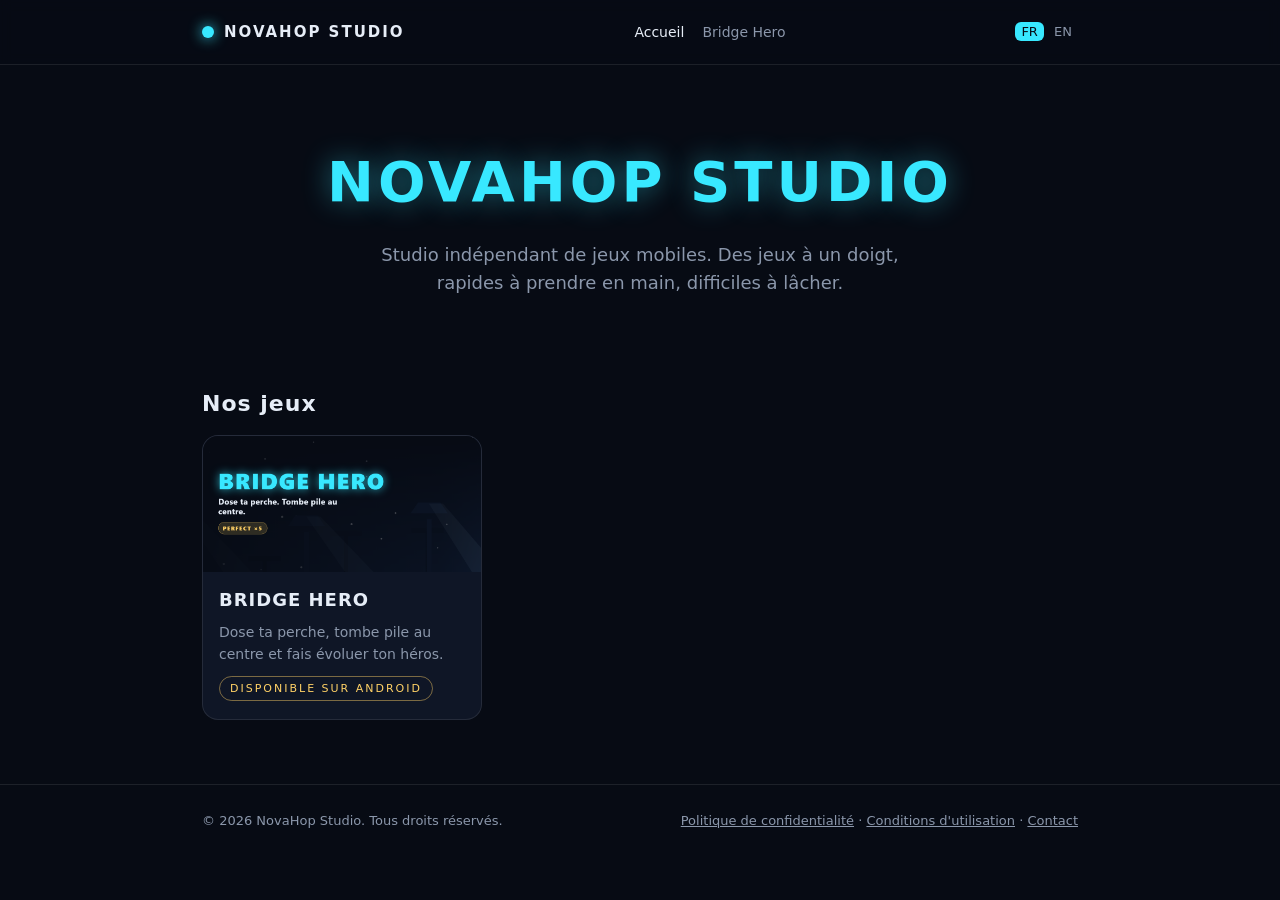
<file: index.html>
<!doctype html>
<html lang="fr">
<head>
<meta charset="utf-8">
<meta name="viewport" content="width=device-width, initial-scale=1">
<title>NovaHop Studio</title>
<meta name="description" content="Des jeux à un doigt, rapides à prendre en main, difficiles à lâcher.">
<link rel="canonical" href="https://novahopstudio.com/">
<link rel="alternate" hreflang="fr" href="https://novahopstudio.com/">
<link rel="alternate" hreflang="en" href="https://novahopstudio.com/en/">
<link rel="icon" href="assets/bridgehero-icon.png">
<link rel="stylesheet" href="assets/style.css">
<meta property="og:title" content="NovaHop Studio">
<meta property="og:description" content="Des jeux à un doigt, rapides à prendre en main, difficiles à lâcher.">
<meta property="og:image" content="https://novahopstudio.com/assets/bridgehero-banner-fr.png">
</head>
<body>
<header class="top"><div class="wrap">
  <a class="brand" href="./"><span class="dot"></span>NOVAHOP STUDIO</a>
  <nav class="links"><a href="./" class="on">Accueil</a><a href="bridgehero/">Bridge Hero</a></nav>
  <span class="lang"><a href="#" class="on">FR</a> <a href="en/">EN</a></span>
</div></header>
<main class="wrap">

<section class="hero">
  <h1>NOVAHOP STUDIO</h1>
  <p>Studio indépendant de jeux mobiles. Des jeux à un doigt, rapides à prendre en main, difficiles à lâcher.</p>
</section>
<h2>Nos jeux</h2>
<div class="games">
  <a class="card" href="bridgehero/">
    <img class="banner" src="assets/bridgehero-banner-fr.png" alt="Bridge Hero">
    <div class="body">
      <h3>BRIDGE HERO</h3>
      <p>Dose ta perche, tombe pile au centre et fais évoluer ton héros.</p>
      <span class="tag">DISPONIBLE SUR ANDROID</span>
    </div>
  </a>
</div>
</main>
<footer class="bottom"><div class="wrap">
  <span>© 2026 NovaHop Studio. Tous droits réservés.</span>
  <span><a href="bridgehero/privacy.html">Politique de confidentialité</a> · <a href="bridgehero/terms.html">Conditions d'utilisation</a> · <a href="mailto:contact@novahopstudio.com">Contact</a></span>
</div></footer>
</body>
</html>
</file>
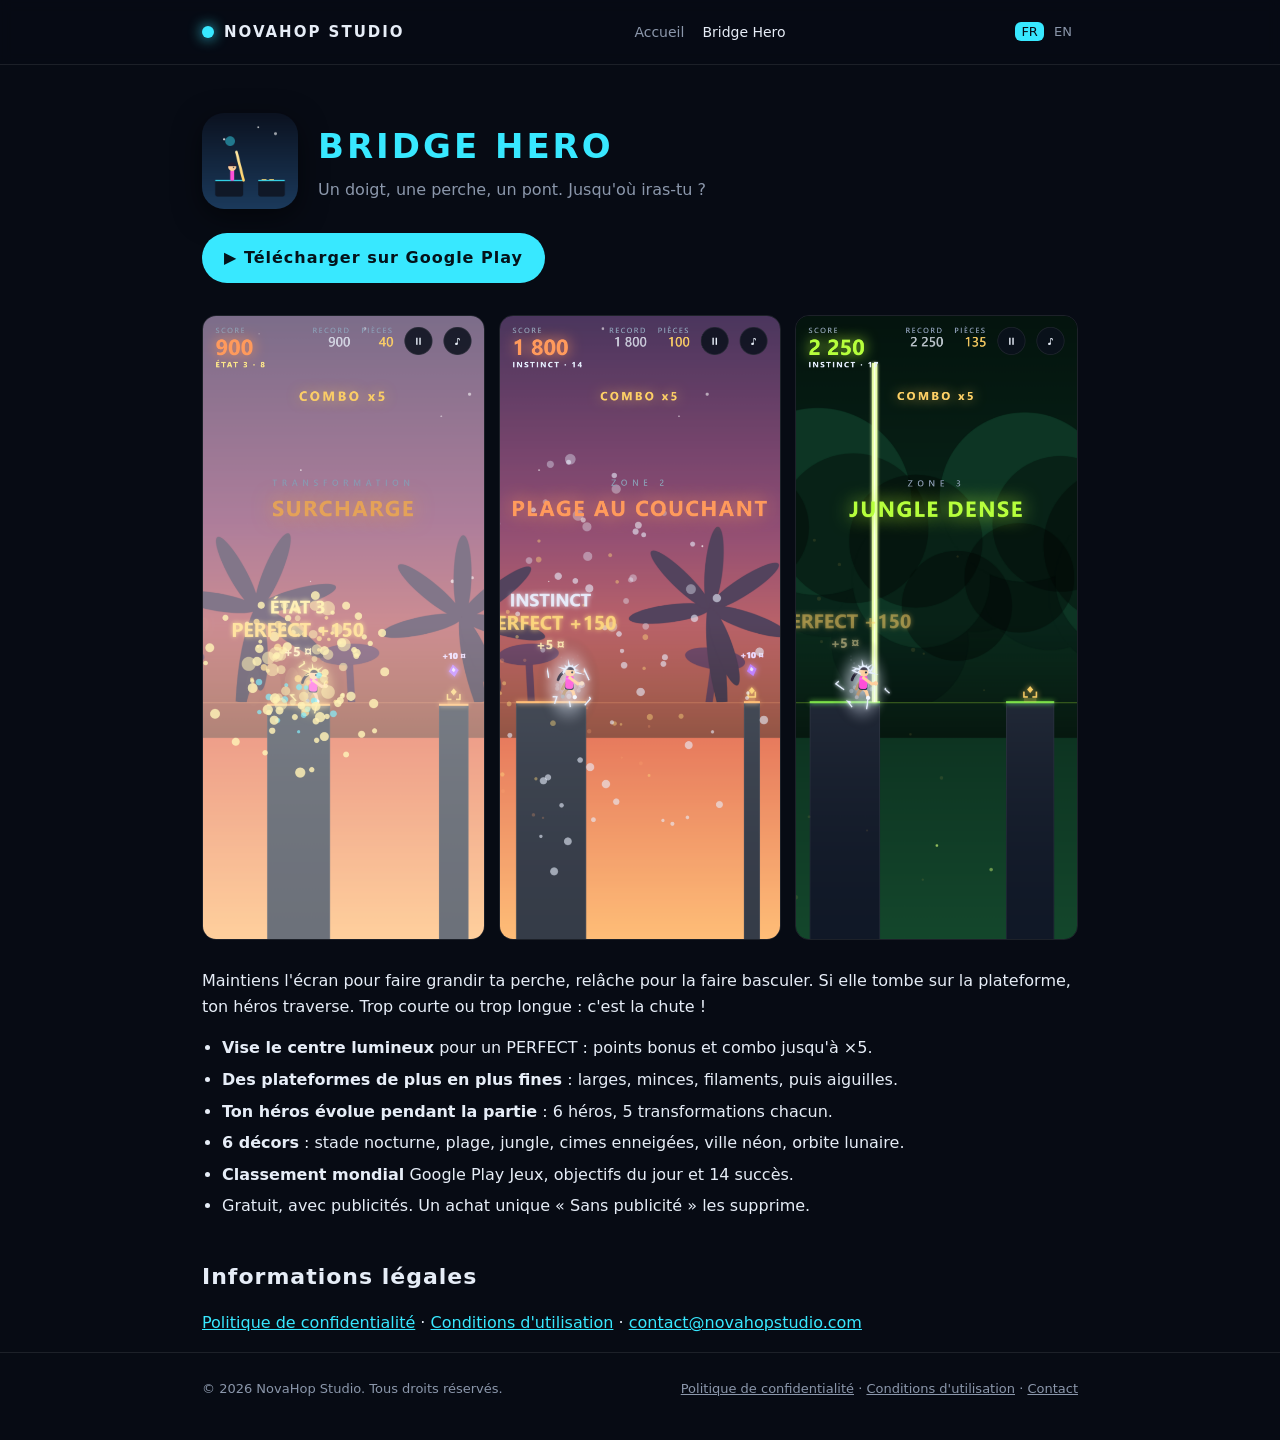
<file: bridgehero/index.html>
<!doctype html>
<html lang="fr">
<head>
<meta charset="utf-8">
<meta name="viewport" content="width=device-width, initial-scale=1">
<title>Bridge Hero — NovaHop Studio</title>
<meta name="description" content="Un doigt, une perche, un pont. Jusqu'où iras-tu ?">
<link rel="canonical" href="https://novahopstudio.com/bridgehero/">
<link rel="alternate" hreflang="fr" href="https://novahopstudio.com/bridgehero/">
<link rel="alternate" hreflang="en" href="https://novahopstudio.com/en/bridgehero/">
<link rel="icon" href="../assets/bridgehero-icon.png">
<link rel="stylesheet" href="../assets/style.css">
<meta property="og:title" content="Bridge Hero — NovaHop Studio">
<meta property="og:description" content="Un doigt, une perche, un pont. Jusqu'où iras-tu ?">
<meta property="og:image" content="https://novahopstudio.com/assets/bridgehero-banner-fr.png">
</head>
<body>
<header class="top"><div class="wrap">
  <a class="brand" href="../"><span class="dot"></span>NOVAHOP STUDIO</a>
  <nav class="links"><a href="../">Accueil</a><a href="../bridgehero/" class="on">Bridge Hero</a></nav>
  <span class="lang"><a href="#" class="on">FR</a> <a href="../en/bridgehero/">EN</a></span>
</div></header>
<main class="wrap">

<section class="game-head">
  <img src="../assets/bridgehero-icon.png" alt="">
  <div><h1>BRIDGE HERO</h1><p>Un doigt, une perche, un pont. Jusqu'où iras-tu ?</p></div>
</section>
<a class="btn" href="https://play.google.com/store/apps/details?id=com.champ.bridgehero">▶ Télécharger sur Google Play</a>
<div class="shots">
  <img src="../assets/bridgehero-shot-1.png" alt="">
  <img src="../assets/bridgehero-shot-2.png" alt="">
  <img src="../assets/bridgehero-shot-3.png" alt="">
</div>
<p>Maintiens l'écran pour faire grandir ta perche, relâche pour la faire basculer. Si elle tombe sur la plateforme, ton héros traverse. Trop courte ou trop longue : c'est la chute !</p>
<ul class="feats"><li><b>Vise le centre lumineux</b> pour un PERFECT : points bonus et combo jusqu'à ×5.</li><li><b>Des plateformes de plus en plus fines</b> : larges, minces, filaments, puis aiguilles.</li><li><b>Ton héros évolue pendant la partie</b> : 6 héros, 5 transformations chacun.</li><li><b>6 décors</b> : stade nocturne, plage, jungle, cimes enneigées, ville néon, orbite lunaire.</li><li><b>Classement mondial</b> Google Play Jeux, objectifs du jour et 14 succès.</li><li>Gratuit, avec publicités. Un achat unique « Sans publicité » les supprime.</li></ul>
<h2>Informations légales</h2>
<p><a href="privacy.html">Politique de confidentialité</a> · <a href="terms.html">Conditions d'utilisation</a> · <a href="mailto:contact@novahopstudio.com">contact@novahopstudio.com</a></p>
</main>
<footer class="bottom"><div class="wrap">
  <span>© 2026 NovaHop Studio. Tous droits réservés.</span>
  <span><a href="../bridgehero/privacy.html">Politique de confidentialité</a> · <a href="../bridgehero/terms.html">Conditions d'utilisation</a> · <a href="mailto:contact@novahopstudio.com">Contact</a></span>
</div></footer>
</body>
</html>
</file>
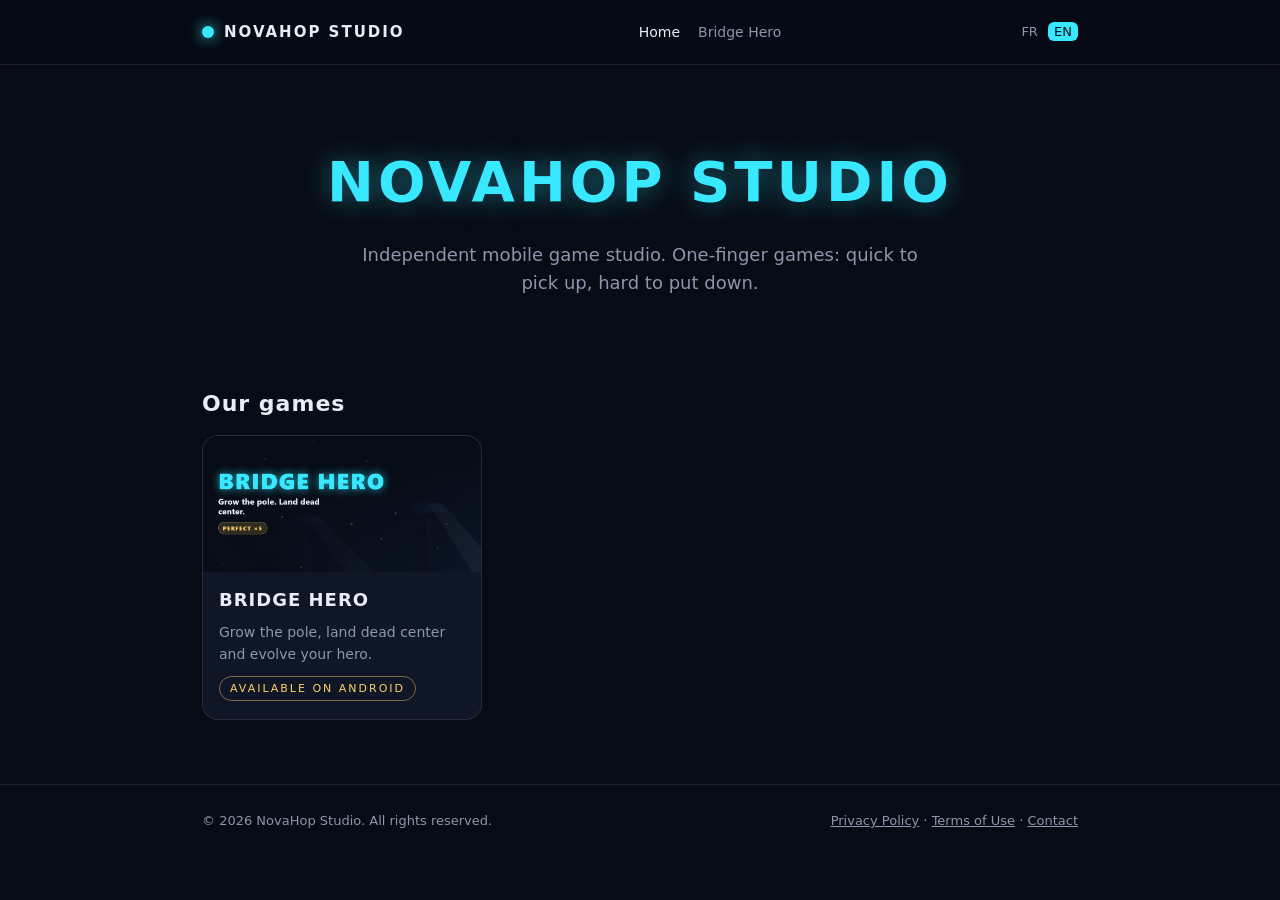
<file: en/index.html>
<!doctype html>
<html lang="en">
<head>
<meta charset="utf-8">
<meta name="viewport" content="width=device-width, initial-scale=1">
<title>NovaHop Studio</title>
<meta name="description" content="One-finger games: quick to pick up, hard to put down.">
<link rel="canonical" href="https://novahopstudio.com/en/">
<link rel="alternate" hreflang="en" href="https://novahopstudio.com/en/">
<link rel="alternate" hreflang="fr" href="https://novahopstudio.com/">
<link rel="icon" href="../assets/bridgehero-icon.png">
<link rel="stylesheet" href="../assets/style.css">
<meta property="og:title" content="NovaHop Studio">
<meta property="og:description" content="One-finger games: quick to pick up, hard to put down.">
<meta property="og:image" content="https://novahopstudio.com/assets/bridgehero-banner-en.png">
</head>
<body>
<header class="top"><div class="wrap">
  <a class="brand" href="../en/"><span class="dot"></span>NOVAHOP STUDIO</a>
  <nav class="links"><a href="../en/" class="on">Home</a><a href="../en/bridgehero/">Bridge Hero</a></nav>
  <span class="lang"><a href="../">FR</a> <a href="#" class="on">EN</a></span>
</div></header>
<main class="wrap">

<section class="hero">
  <h1>NOVAHOP STUDIO</h1>
  <p>Independent mobile game studio. One-finger games: quick to pick up, hard to put down.</p>
</section>
<h2>Our games</h2>
<div class="games">
  <a class="card" href="bridgehero/">
    <img class="banner" src="../assets/bridgehero-banner-en.png" alt="Bridge Hero">
    <div class="body">
      <h3>BRIDGE HERO</h3>
      <p>Grow the pole, land dead center and evolve your hero.</p>
      <span class="tag">AVAILABLE ON ANDROID</span>
    </div>
  </a>
</div>
</main>
<footer class="bottom"><div class="wrap">
  <span>© 2026 NovaHop Studio. All rights reserved.</span>
  <span><a href="../en/bridgehero/privacy.html">Privacy Policy</a> · <a href="../en/bridgehero/terms.html">Terms of Use</a> · <a href="mailto:contact@novahopstudio.com">Contact</a></span>
</div></footer>
</body>
</html>
</file>
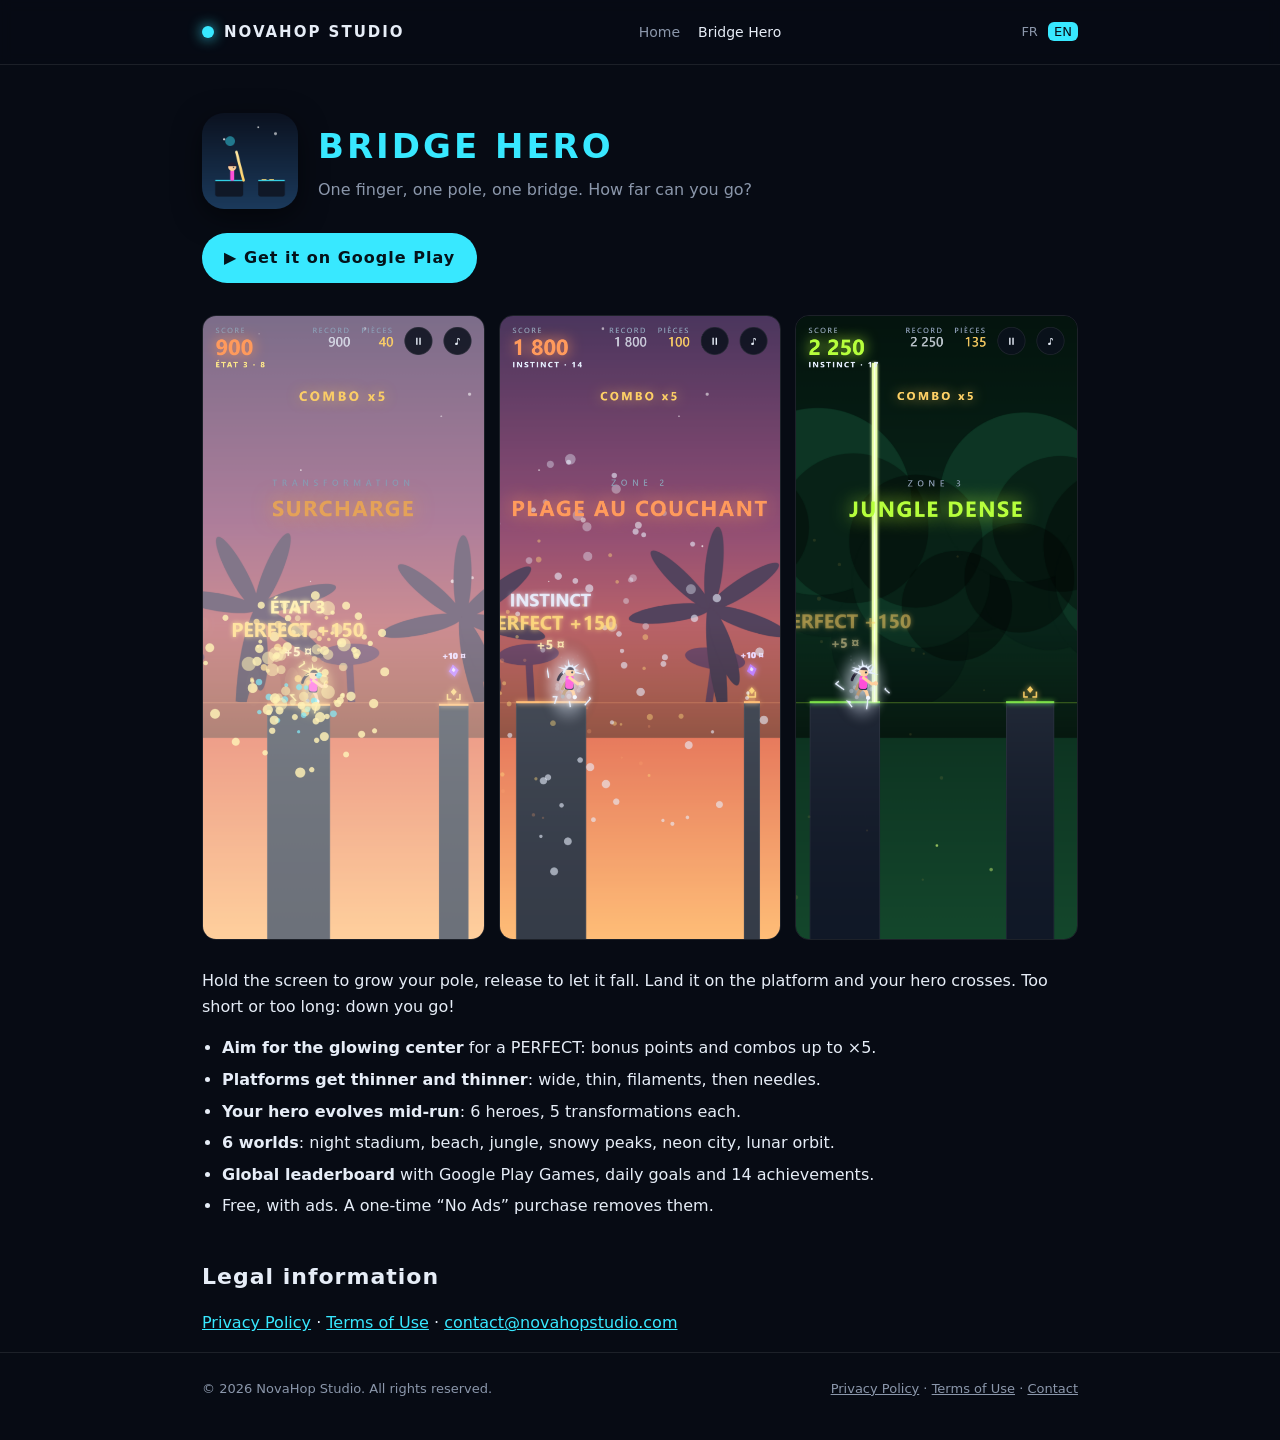
<file: en/bridgehero/index.html>
<!doctype html>
<html lang="en">
<head>
<meta charset="utf-8">
<meta name="viewport" content="width=device-width, initial-scale=1">
<title>Bridge Hero — NovaHop Studio</title>
<meta name="description" content="One finger, one pole, one bridge. How far can you go?">
<link rel="canonical" href="https://novahopstudio.com/en/bridgehero/">
<link rel="alternate" hreflang="en" href="https://novahopstudio.com/en/bridgehero/">
<link rel="alternate" hreflang="fr" href="https://novahopstudio.com/bridgehero/">
<link rel="icon" href="../../assets/bridgehero-icon.png">
<link rel="stylesheet" href="../../assets/style.css">
<meta property="og:title" content="Bridge Hero — NovaHop Studio">
<meta property="og:description" content="One finger, one pole, one bridge. How far can you go?">
<meta property="og:image" content="https://novahopstudio.com/assets/bridgehero-banner-en.png">
</head>
<body>
<header class="top"><div class="wrap">
  <a class="brand" href="../../en/"><span class="dot"></span>NOVAHOP STUDIO</a>
  <nav class="links"><a href="../../en/">Home</a><a href="../../en/bridgehero/" class="on">Bridge Hero</a></nav>
  <span class="lang"><a href="../../bridgehero/">FR</a> <a href="#" class="on">EN</a></span>
</div></header>
<main class="wrap">

<section class="game-head">
  <img src="../../assets/bridgehero-icon.png" alt="">
  <div><h1>BRIDGE HERO</h1><p>One finger, one pole, one bridge. How far can you go?</p></div>
</section>
<a class="btn" href="https://play.google.com/store/apps/details?id=com.champ.bridgehero">▶ Get it on Google Play</a>
<div class="shots">
  <img src="../../assets/bridgehero-shot-1.png" alt="">
  <img src="../../assets/bridgehero-shot-2.png" alt="">
  <img src="../../assets/bridgehero-shot-3.png" alt="">
</div>
<p>Hold the screen to grow your pole, release to let it fall. Land it on the platform and your hero crosses. Too short or too long: down you go!</p>
<ul class="feats"><li><b>Aim for the glowing center</b> for a PERFECT: bonus points and combos up to ×5.</li><li><b>Platforms get thinner and thinner</b>: wide, thin, filaments, then needles.</li><li><b>Your hero evolves mid-run</b>: 6 heroes, 5 transformations each.</li><li><b>6 worlds</b>: night stadium, beach, jungle, snowy peaks, neon city, lunar orbit.</li><li><b>Global leaderboard</b> with Google Play Games, daily goals and 14 achievements.</li><li>Free, with ads. A one-time “No Ads” purchase removes them.</li></ul>
<h2>Legal information</h2>
<p><a href="privacy.html">Privacy Policy</a> · <a href="terms.html">Terms of Use</a> · <a href="mailto:contact@novahopstudio.com">contact@novahopstudio.com</a></p>
</main>
<footer class="bottom"><div class="wrap">
  <span>© 2026 NovaHop Studio. All rights reserved.</span>
  <span><a href="../../en/bridgehero/privacy.html">Privacy Policy</a> · <a href="../../en/bridgehero/terms.html">Terms of Use</a> · <a href="mailto:contact@novahopstudio.com">Contact</a></span>
</div></footer>
</body>
</html>
</file>
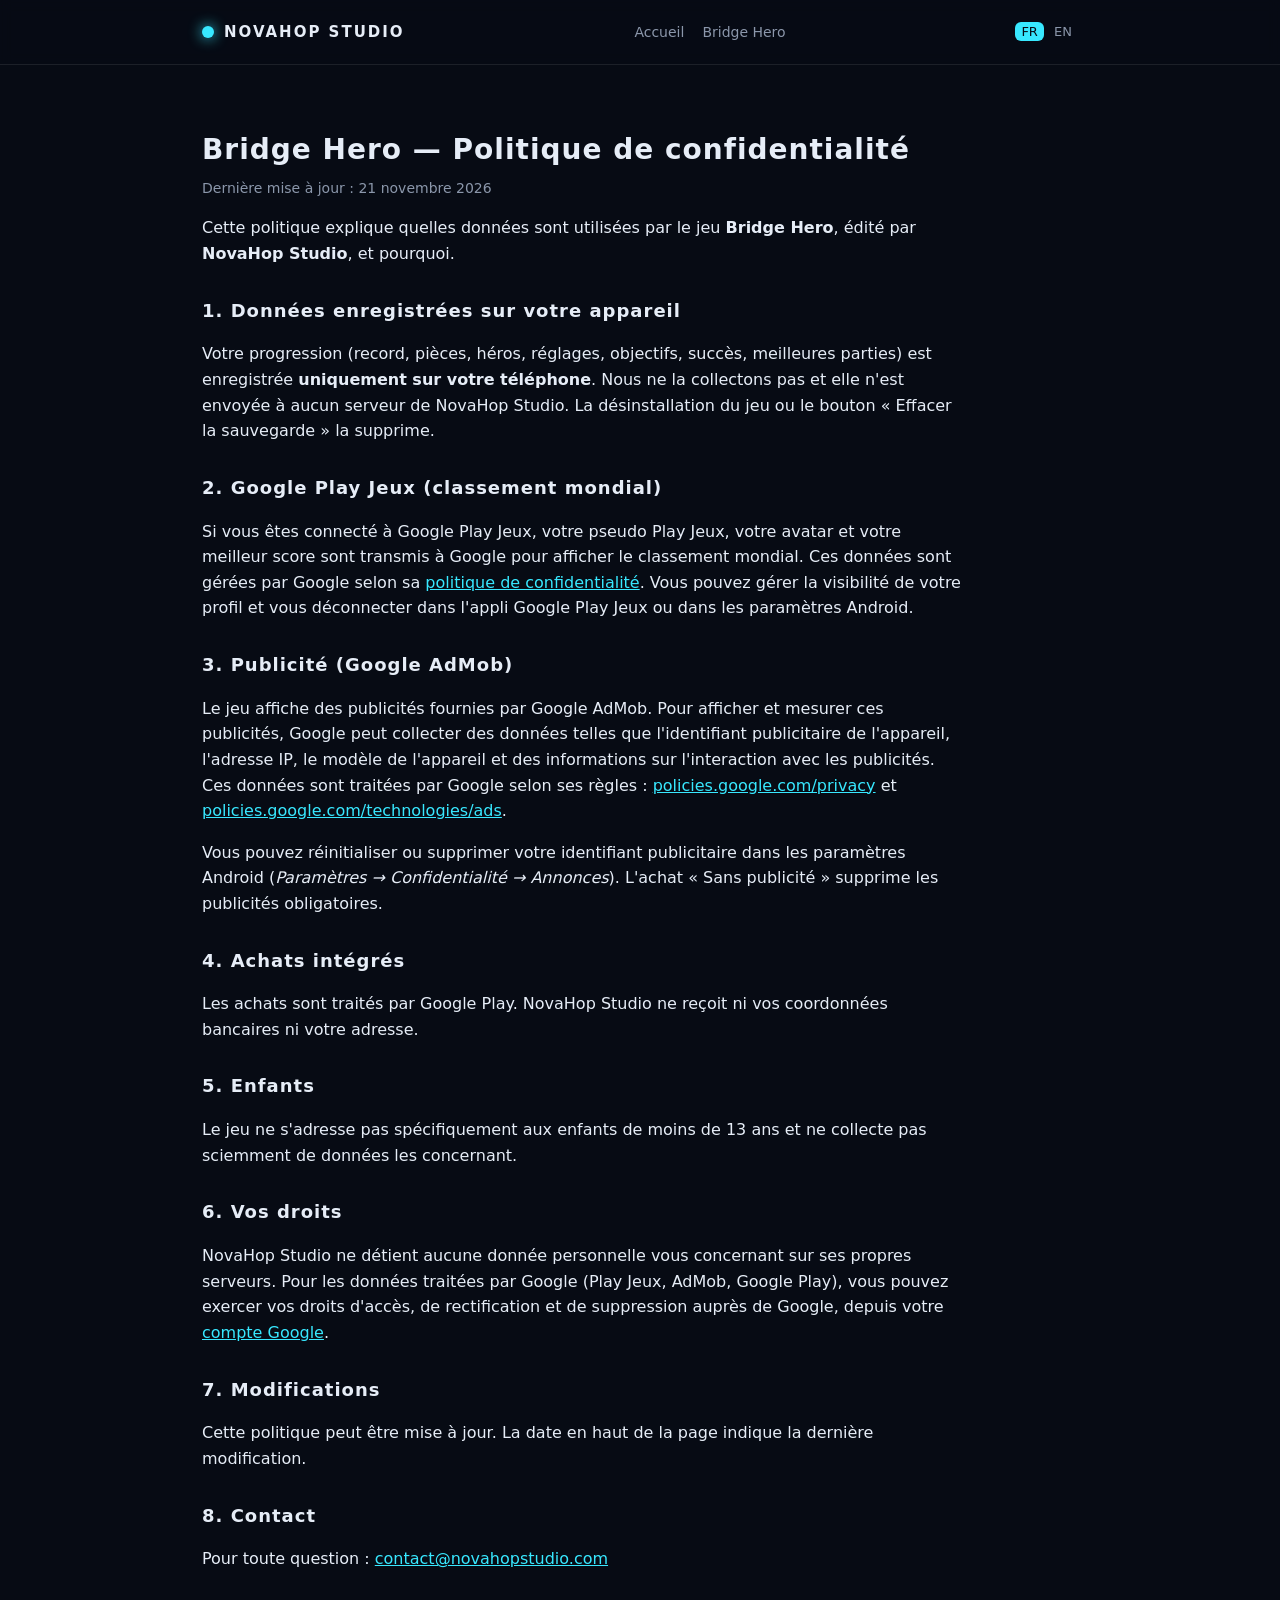
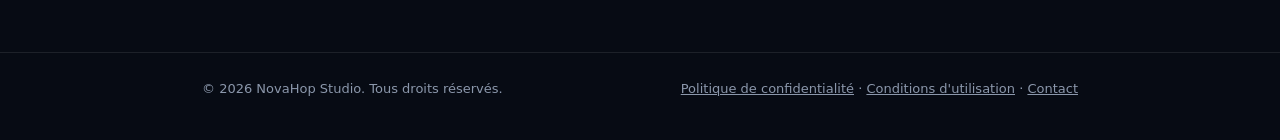
<file: bridgehero/privacy.html>
<!doctype html>
<html lang="fr">
<head>
<meta charset="utf-8">
<meta name="viewport" content="width=device-width, initial-scale=1">
<title>Politique de confidentialité — Bridge Hero</title>
<meta name="description" content="Politique de confidentialité — Bridge Hero, NovaHop Studio">
<link rel="canonical" href="https://novahopstudio.com/bridgehero/privacy.html">
<link rel="alternate" hreflang="fr" href="https://novahopstudio.com/bridgehero/privacy.html">
<link rel="alternate" hreflang="en" href="https://novahopstudio.com/en/bridgehero/privacy.html">
<link rel="icon" href="../assets/bridgehero-icon.png">
<link rel="stylesheet" href="../assets/style.css">
<meta property="og:title" content="Politique de confidentialité — Bridge Hero">
<meta property="og:description" content="Politique de confidentialité — Bridge Hero, NovaHop Studio">
<meta property="og:image" content="https://novahopstudio.com/assets/bridgehero-banner-fr.png">
</head>
<body>
<header class="top"><div class="wrap">
  <a class="brand" href="../"><span class="dot"></span>NOVAHOP STUDIO</a>
  <nav class="links"><a href="../">Accueil</a><a href="../bridgehero/">Bridge Hero</a></nav>
  <span class="lang"><a href="#" class="on">FR</a> <a href="../en/bridgehero/privacy.html">EN</a></span>
</div></header>
<main class="wrap">
<article class="legal"><h1>Bridge Hero — Politique de confidentialité</h1><p class="muted">Dernière mise à jour : 21 novembre 2026</p>
<p>Cette politique explique quelles données sont utilisées par le jeu <b>Bridge Hero</b>, édité par <b>NovaHop Studio</b>, et pourquoi.</p>

<h2>1. Données enregistrées sur votre appareil</h2>
<p>Votre progression (record, pièces, héros, réglages, objectifs, succès, meilleures parties) est enregistrée <b>uniquement sur votre téléphone</b>. Nous ne la collectons pas et elle n'est envoyée à aucun serveur de NovaHop Studio. La désinstallation du jeu ou le bouton « Effacer la sauvegarde » la supprime.</p>

<h2>2. Google Play Jeux (classement mondial)</h2>
<p>Si vous êtes connecté à Google Play Jeux, votre pseudo Play Jeux, votre avatar et votre meilleur score sont transmis à Google pour afficher le classement mondial. Ces données sont gérées par Google selon sa <a href="https://policies.google.com/privacy">politique de confidentialité</a>. Vous pouvez gérer la visibilité de votre profil et vous déconnecter dans l'appli Google Play Jeux ou dans les paramètres Android.</p>

<h2>3. Publicité (Google AdMob)</h2>
<p>Le jeu affiche des publicités fournies par Google AdMob. Pour afficher et mesurer ces publicités, Google peut collecter des données telles que l'identifiant publicitaire de l'appareil, l'adresse IP, le modèle de l'appareil et des informations sur l'interaction avec les publicités. Ces données sont traitées par Google selon ses règles : <a href="https://policies.google.com/privacy">policies.google.com/privacy</a> et <a href="https://policies.google.com/technologies/ads">policies.google.com/technologies/ads</a>.</p>
<p>Vous pouvez réinitialiser ou supprimer votre identifiant publicitaire dans les paramètres Android (<i>Paramètres → Confidentialité → Annonces</i>). L'achat « Sans publicité » supprime les publicités obligatoires.</p>

<h2>4. Achats intégrés</h2>
<p>Les achats sont traités par Google Play. NovaHop Studio ne reçoit ni vos coordonnées bancaires ni votre adresse.</p>

<h2>5. Enfants</h2>
<p>Le jeu ne s'adresse pas spécifiquement aux enfants de moins de 13 ans et ne collecte pas sciemment de données les concernant.</p>

<h2>6. Vos droits</h2>
<p>NovaHop Studio ne détient aucune donnée personnelle vous concernant sur ses propres serveurs. Pour les données traitées par Google (Play Jeux, AdMob, Google Play), vous pouvez exercer vos droits d'accès, de rectification et de suppression auprès de Google, depuis votre <a href="https://myaccount.google.com/">compte Google</a>.</p>

<h2>7. Modifications</h2>
<p>Cette politique peut être mise à jour. La date en haut de la page indique la dernière modification.</p>

<h2>8. Contact</h2>
<p>Pour toute question : <a href="mailto:contact@novahopstudio.com">contact@novahopstudio.com</a></p></article>
</main>
<footer class="bottom"><div class="wrap">
  <span>© 2026 NovaHop Studio. Tous droits réservés.</span>
  <span><a href="../bridgehero/privacy.html">Politique de confidentialité</a> · <a href="../bridgehero/terms.html">Conditions d'utilisation</a> · <a href="mailto:contact@novahopstudio.com">Contact</a></span>
</div></footer>
</body>
</html>
</file>
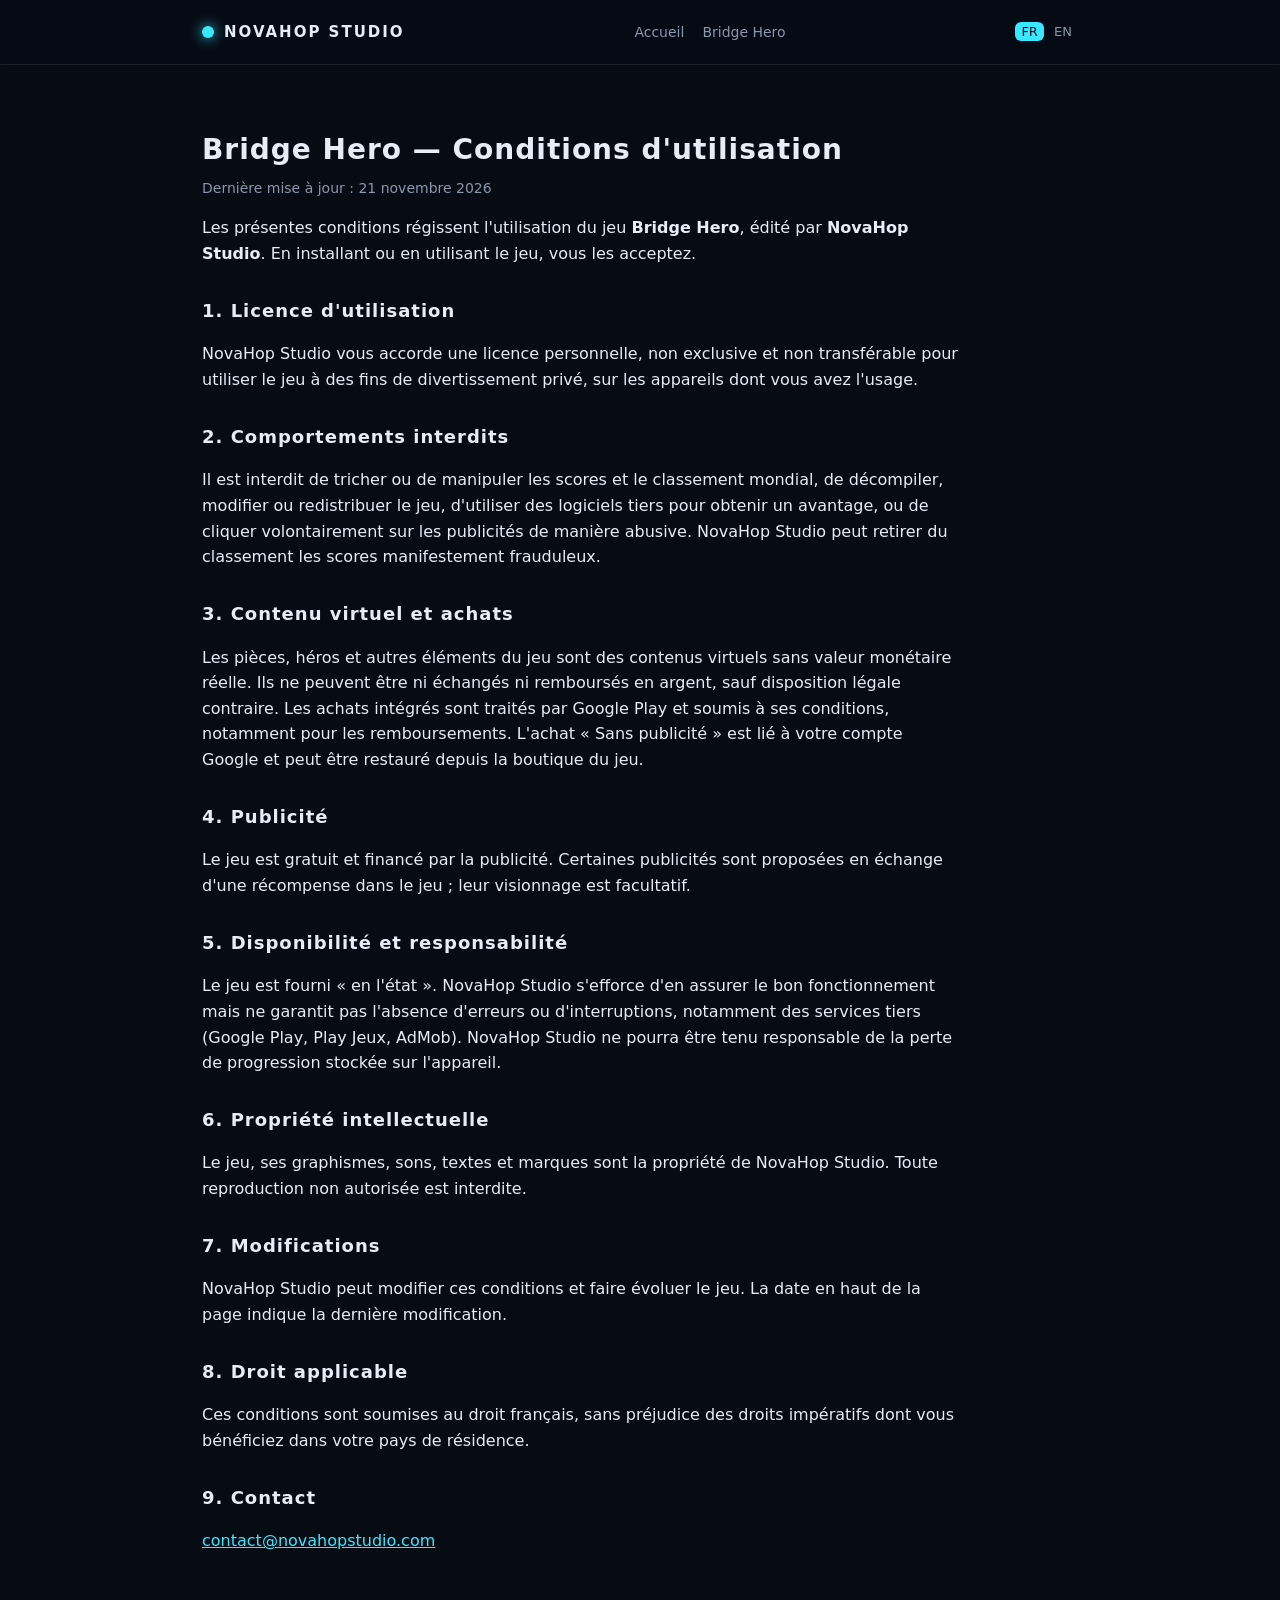
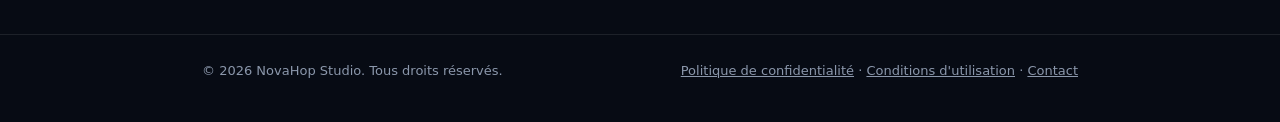
<file: bridgehero/terms.html>
<!doctype html>
<html lang="fr">
<head>
<meta charset="utf-8">
<meta name="viewport" content="width=device-width, initial-scale=1">
<title>Conditions d'utilisation — Bridge Hero</title>
<meta name="description" content="Conditions d'utilisation — Bridge Hero, NovaHop Studio">
<link rel="canonical" href="https://novahopstudio.com/bridgehero/terms.html">
<link rel="alternate" hreflang="fr" href="https://novahopstudio.com/bridgehero/terms.html">
<link rel="alternate" hreflang="en" href="https://novahopstudio.com/en/bridgehero/terms.html">
<link rel="icon" href="../assets/bridgehero-icon.png">
<link rel="stylesheet" href="../assets/style.css">
<meta property="og:title" content="Conditions d'utilisation — Bridge Hero">
<meta property="og:description" content="Conditions d'utilisation — Bridge Hero, NovaHop Studio">
<meta property="og:image" content="https://novahopstudio.com/assets/bridgehero-banner-fr.png">
</head>
<body>
<header class="top"><div class="wrap">
  <a class="brand" href="../"><span class="dot"></span>NOVAHOP STUDIO</a>
  <nav class="links"><a href="../">Accueil</a><a href="../bridgehero/">Bridge Hero</a></nav>
  <span class="lang"><a href="#" class="on">FR</a> <a href="../en/bridgehero/terms.html">EN</a></span>
</div></header>
<main class="wrap">
<article class="legal"><h1>Bridge Hero — Conditions d'utilisation</h1><p class="muted">Dernière mise à jour : 21 novembre 2026</p>
<p>Les présentes conditions régissent l'utilisation du jeu <b>Bridge Hero</b>, édité par <b>NovaHop Studio</b>. En installant ou en utilisant le jeu, vous les acceptez.</p>

<h2>1. Licence d'utilisation</h2>
<p>NovaHop Studio vous accorde une licence personnelle, non exclusive et non transférable pour utiliser le jeu à des fins de divertissement privé, sur les appareils dont vous avez l'usage.</p>

<h2>2. Comportements interdits</h2>
<p>Il est interdit de tricher ou de manipuler les scores et le classement mondial, de décompiler, modifier ou redistribuer le jeu, d'utiliser des logiciels tiers pour obtenir un avantage, ou de cliquer volontairement sur les publicités de manière abusive. NovaHop Studio peut retirer du classement les scores manifestement frauduleux.</p>

<h2>3. Contenu virtuel et achats</h2>
<p>Les pièces, héros et autres éléments du jeu sont des contenus virtuels sans valeur monétaire réelle. Ils ne peuvent être ni échangés ni remboursés en argent, sauf disposition légale contraire. Les achats intégrés sont traités par Google Play et soumis à ses conditions, notamment pour les remboursements. L'achat « Sans publicité » est lié à votre compte Google et peut être restauré depuis la boutique du jeu.</p>

<h2>4. Publicité</h2>
<p>Le jeu est gratuit et financé par la publicité. Certaines publicités sont proposées en échange d'une récompense dans le jeu ; leur visionnage est facultatif.</p>

<h2>5. Disponibilité et responsabilité</h2>
<p>Le jeu est fourni « en l'état ». NovaHop Studio s'efforce d'en assurer le bon fonctionnement mais ne garantit pas l'absence d'erreurs ou d'interruptions, notamment des services tiers (Google Play, Play Jeux, AdMob). NovaHop Studio ne pourra être tenu responsable de la perte de progression stockée sur l'appareil.</p>

<h2>6. Propriété intellectuelle</h2>
<p>Le jeu, ses graphismes, sons, textes et marques sont la propriété de NovaHop Studio. Toute reproduction non autorisée est interdite.</p>

<h2>7. Modifications</h2>
<p>NovaHop Studio peut modifier ces conditions et faire évoluer le jeu. La date en haut de la page indique la dernière modification.</p>

<h2>8. Droit applicable</h2>
<p>Ces conditions sont soumises au droit français, sans préjudice des droits impératifs dont vous bénéficiez dans votre pays de résidence.</p>

<h2>9. Contact</h2>
<p><a href="mailto:contact@novahopstudio.com">contact@novahopstudio.com</a></p></article>
</main>
<footer class="bottom"><div class="wrap">
  <span>© 2026 NovaHop Studio. Tous droits réservés.</span>
  <span><a href="../bridgehero/privacy.html">Politique de confidentialité</a> · <a href="../bridgehero/terms.html">Conditions d'utilisation</a> · <a href="mailto:contact@novahopstudio.com">Contact</a></span>
</div></footer>
</body>
</html>
</file>
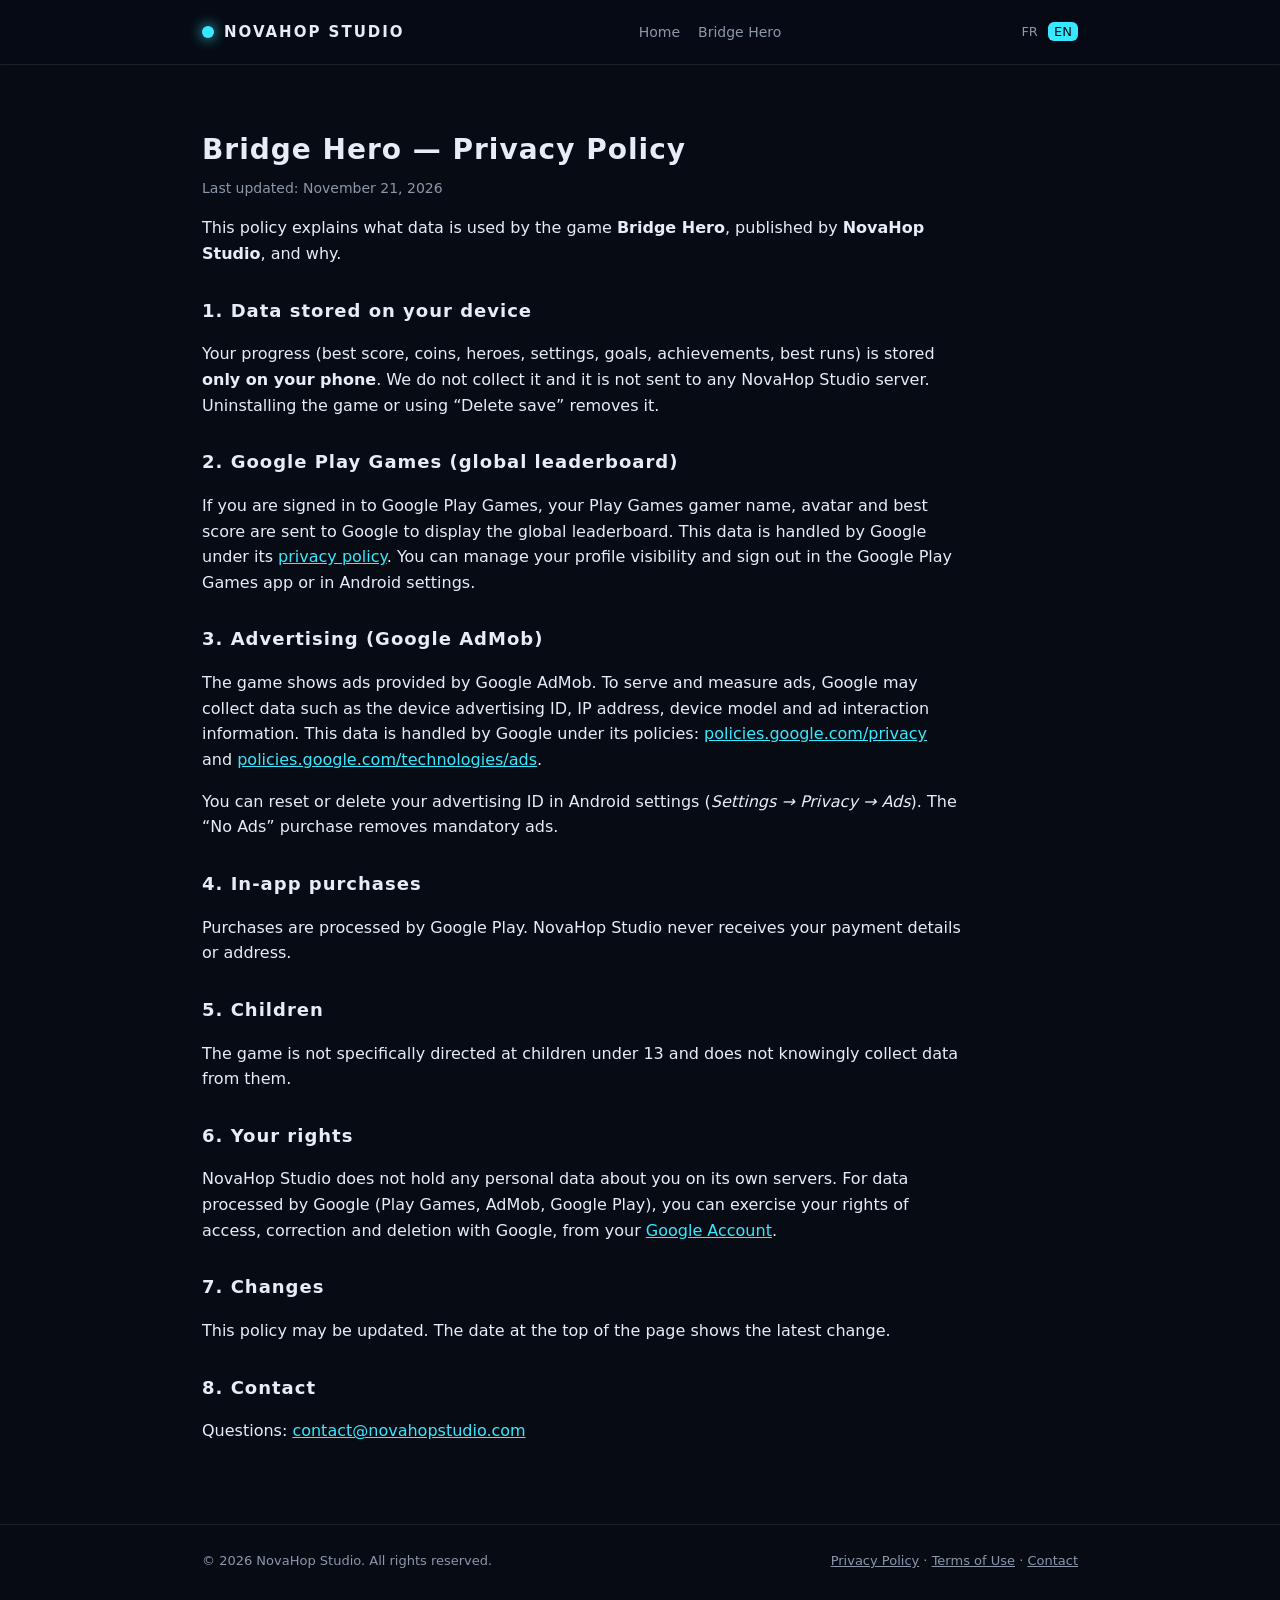
<file: en/bridgehero/privacy.html>
<!doctype html>
<html lang="en">
<head>
<meta charset="utf-8">
<meta name="viewport" content="width=device-width, initial-scale=1">
<title>Privacy Policy — Bridge Hero</title>
<meta name="description" content="Privacy Policy — Bridge Hero, NovaHop Studio">
<link rel="canonical" href="https://novahopstudio.com/en/bridgehero/privacy.html">
<link rel="alternate" hreflang="en" href="https://novahopstudio.com/en/bridgehero/privacy.html">
<link rel="alternate" hreflang="fr" href="https://novahopstudio.com/bridgehero/privacy.html">
<link rel="icon" href="../../assets/bridgehero-icon.png">
<link rel="stylesheet" href="../../assets/style.css">
<meta property="og:title" content="Privacy Policy — Bridge Hero">
<meta property="og:description" content="Privacy Policy — Bridge Hero, NovaHop Studio">
<meta property="og:image" content="https://novahopstudio.com/assets/bridgehero-banner-en.png">
</head>
<body>
<header class="top"><div class="wrap">
  <a class="brand" href="../../en/"><span class="dot"></span>NOVAHOP STUDIO</a>
  <nav class="links"><a href="../../en/">Home</a><a href="../../en/bridgehero/">Bridge Hero</a></nav>
  <span class="lang"><a href="../../bridgehero/privacy.html">FR</a> <a href="#" class="on">EN</a></span>
</div></header>
<main class="wrap">
<article class="legal"><h1>Bridge Hero — Privacy Policy</h1><p class="muted">Last updated: November 21, 2026</p>
<p>This policy explains what data is used by the game <b>Bridge Hero</b>, published by <b>NovaHop Studio</b>, and why.</p>

<h2>1. Data stored on your device</h2>
<p>Your progress (best score, coins, heroes, settings, goals, achievements, best runs) is stored <b>only on your phone</b>. We do not collect it and it is not sent to any NovaHop Studio server. Uninstalling the game or using “Delete save” removes it.</p>

<h2>2. Google Play Games (global leaderboard)</h2>
<p>If you are signed in to Google Play Games, your Play Games gamer name, avatar and best score are sent to Google to display the global leaderboard. This data is handled by Google under its <a href="https://policies.google.com/privacy">privacy policy</a>. You can manage your profile visibility and sign out in the Google Play Games app or in Android settings.</p>

<h2>3. Advertising (Google AdMob)</h2>
<p>The game shows ads provided by Google AdMob. To serve and measure ads, Google may collect data such as the device advertising ID, IP address, device model and ad interaction information. This data is handled by Google under its policies: <a href="https://policies.google.com/privacy">policies.google.com/privacy</a> and <a href="https://policies.google.com/technologies/ads">policies.google.com/technologies/ads</a>.</p>
<p>You can reset or delete your advertising ID in Android settings (<i>Settings → Privacy → Ads</i>). The “No Ads” purchase removes mandatory ads.</p>

<h2>4. In-app purchases</h2>
<p>Purchases are processed by Google Play. NovaHop Studio never receives your payment details or address.</p>

<h2>5. Children</h2>
<p>The game is not specifically directed at children under 13 and does not knowingly collect data from them.</p>

<h2>6. Your rights</h2>
<p>NovaHop Studio does not hold any personal data about you on its own servers. For data processed by Google (Play Games, AdMob, Google Play), you can exercise your rights of access, correction and deletion with Google, from your <a href="https://myaccount.google.com/">Google Account</a>.</p>

<h2>7. Changes</h2>
<p>This policy may be updated. The date at the top of the page shows the latest change.</p>

<h2>8. Contact</h2>
<p>Questions: <a href="mailto:contact@novahopstudio.com">contact@novahopstudio.com</a></p></article>
</main>
<footer class="bottom"><div class="wrap">
  <span>© 2026 NovaHop Studio. All rights reserved.</span>
  <span><a href="../../en/bridgehero/privacy.html">Privacy Policy</a> · <a href="../../en/bridgehero/terms.html">Terms of Use</a> · <a href="mailto:contact@novahopstudio.com">Contact</a></span>
</div></footer>
</body>
</html>
</file>
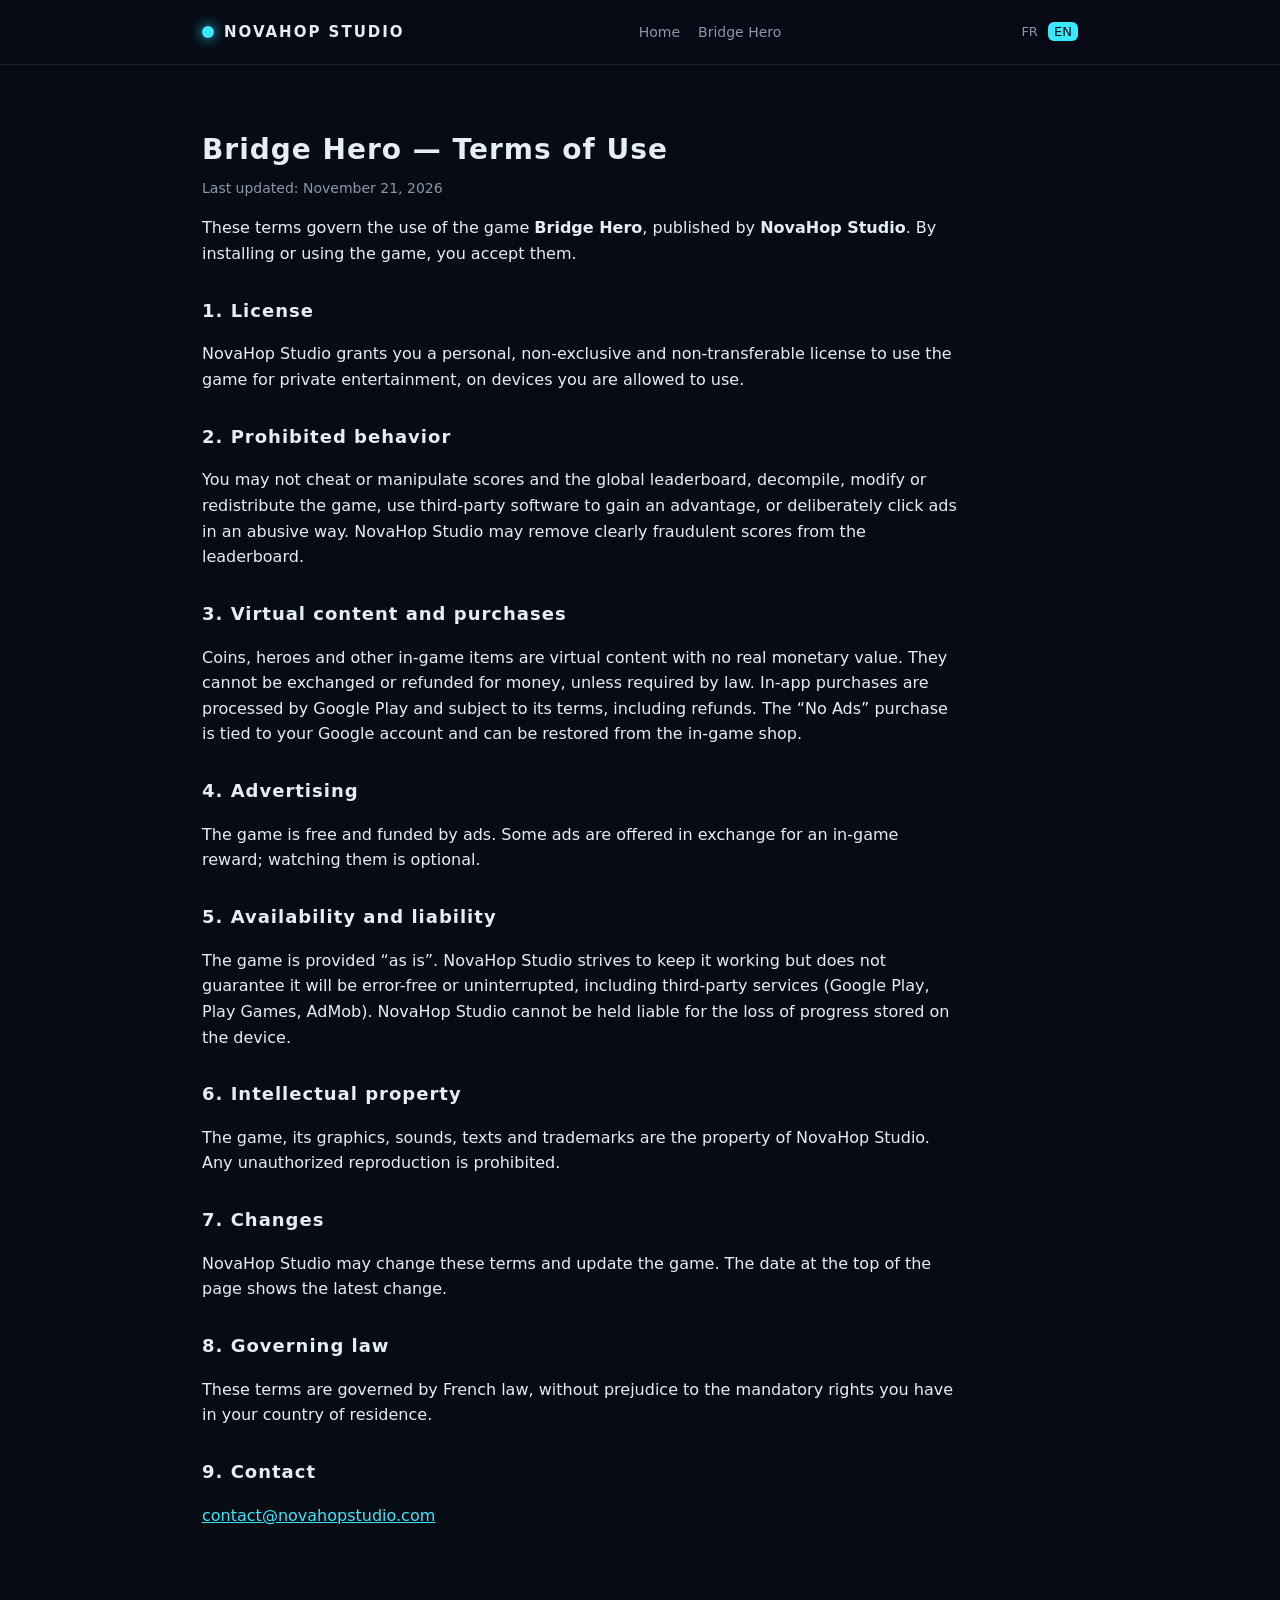
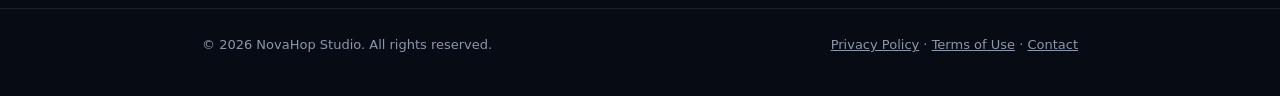
<file: en/bridgehero/terms.html>
<!doctype html>
<html lang="en">
<head>
<meta charset="utf-8">
<meta name="viewport" content="width=device-width, initial-scale=1">
<title>Terms of Use — Bridge Hero</title>
<meta name="description" content="Terms of Use — Bridge Hero, NovaHop Studio">
<link rel="canonical" href="https://novahopstudio.com/en/bridgehero/terms.html">
<link rel="alternate" hreflang="en" href="https://novahopstudio.com/en/bridgehero/terms.html">
<link rel="alternate" hreflang="fr" href="https://novahopstudio.com/bridgehero/terms.html">
<link rel="icon" href="../../assets/bridgehero-icon.png">
<link rel="stylesheet" href="../../assets/style.css">
<meta property="og:title" content="Terms of Use — Bridge Hero">
<meta property="og:description" content="Terms of Use — Bridge Hero, NovaHop Studio">
<meta property="og:image" content="https://novahopstudio.com/assets/bridgehero-banner-en.png">
</head>
<body>
<header class="top"><div class="wrap">
  <a class="brand" href="../../en/"><span class="dot"></span>NOVAHOP STUDIO</a>
  <nav class="links"><a href="../../en/">Home</a><a href="../../en/bridgehero/">Bridge Hero</a></nav>
  <span class="lang"><a href="../../bridgehero/terms.html">FR</a> <a href="#" class="on">EN</a></span>
</div></header>
<main class="wrap">
<article class="legal"><h1>Bridge Hero — Terms of Use</h1><p class="muted">Last updated: November 21, 2026</p>
<p>These terms govern the use of the game <b>Bridge Hero</b>, published by <b>NovaHop Studio</b>. By installing or using the game, you accept them.</p>

<h2>1. License</h2>
<p>NovaHop Studio grants you a personal, non-exclusive and non-transferable license to use the game for private entertainment, on devices you are allowed to use.</p>

<h2>2. Prohibited behavior</h2>
<p>You may not cheat or manipulate scores and the global leaderboard, decompile, modify or redistribute the game, use third-party software to gain an advantage, or deliberately click ads in an abusive way. NovaHop Studio may remove clearly fraudulent scores from the leaderboard.</p>

<h2>3. Virtual content and purchases</h2>
<p>Coins, heroes and other in-game items are virtual content with no real monetary value. They cannot be exchanged or refunded for money, unless required by law. In-app purchases are processed by Google Play and subject to its terms, including refunds. The “No Ads” purchase is tied to your Google account and can be restored from the in-game shop.</p>

<h2>4. Advertising</h2>
<p>The game is free and funded by ads. Some ads are offered in exchange for an in-game reward; watching them is optional.</p>

<h2>5. Availability and liability</h2>
<p>The game is provided “as is”. NovaHop Studio strives to keep it working but does not guarantee it will be error-free or uninterrupted, including third-party services (Google Play, Play Games, AdMob). NovaHop Studio cannot be held liable for the loss of progress stored on the device.</p>

<h2>6. Intellectual property</h2>
<p>The game, its graphics, sounds, texts and trademarks are the property of NovaHop Studio. Any unauthorized reproduction is prohibited.</p>

<h2>7. Changes</h2>
<p>NovaHop Studio may change these terms and update the game. The date at the top of the page shows the latest change.</p>

<h2>8. Governing law</h2>
<p>These terms are governed by French law, without prejudice to the mandatory rights you have in your country of residence.</p>

<h2>9. Contact</h2>
<p><a href="mailto:contact@novahopstudio.com">contact@novahopstudio.com</a></p></article>
</main>
<footer class="bottom"><div class="wrap">
  <span>© 2026 NovaHop Studio. All rights reserved.</span>
  <span><a href="../../en/bridgehero/privacy.html">Privacy Policy</a> · <a href="../../en/bridgehero/terms.html">Terms of Use</a> · <a href="mailto:contact@novahopstudio.com">Contact</a></span>
</div></footer>
</body>
</html>
</file>
<file: assets/style.css>
:root {
  --bg: #070b14;
  --panel: #0f1626;
  --line: rgba(255, 255, 255, .09);
  --text: #e6edf7;
  --dim: #8b97ab;
  --cyan: #38e8ff;
  --gold: #ffd166;
  --radius: 16px;
}

* { box-sizing: border-box; }

html, body { margin: 0; background: var(--bg); color: var(--text); }

body {
  font-family: system-ui, -apple-system, "Segoe UI", Roboto, sans-serif;
  line-height: 1.6;
  -webkit-font-smoothing: antialiased;
}

a { color: var(--cyan); }
a:hover { color: #8ef3ff; }

.wrap { max-width: 920px; margin: 0 auto; padding: 0 22px; }

header.top {
  border-bottom: 1px solid var(--line);
  background: rgba(7, 11, 20, .9);
  position: sticky; top: 0; z-index: 10;
  backdrop-filter: blur(6px);
}
header.top .wrap { display: flex; align-items: center; justify-content: space-between; height: 64px; gap: 16px; }
.brand { display: flex; align-items: center; gap: 10px; text-decoration: none; color: var(--text); font-weight: 800; letter-spacing: 2px; font-size: 15px; }
.brand .dot { width: 12px; height: 12px; border-radius: 50%; background: var(--cyan); box-shadow: 0 0 14px var(--cyan); }
nav.links { display: flex; gap: 18px; font-size: 14px; }
nav.links a { color: var(--dim); text-decoration: none; }
nav.links a:hover, nav.links a.on { color: var(--text); }
.lang { font-size: 13px; color: var(--dim); }
.lang a { color: var(--dim); text-decoration: none; padding: 2px 6px; border-radius: 6px; }
.lang a.on { color: var(--bg); background: var(--cyan); }

.hero { padding: 72px 0 48px; text-align: center; }
.hero h1 { margin: 0; font-size: clamp(34px, 6vw, 56px); letter-spacing: 4px; color: var(--cyan); text-shadow: 0 0 28px rgba(56, 232, 255, .45); }
.hero p { margin: 14px auto 0; max-width: 560px; color: var(--dim); font-size: 18px; }

h2 { font-size: 22px; letter-spacing: 1px; margin: 40px 0 14px; }

.games { display: grid; grid-template-columns: repeat(auto-fill, minmax(260px, 1fr)); gap: 18px; margin-bottom: 64px; }
.card {
  background: var(--panel); border: 1px solid var(--line); border-radius: var(--radius);
  overflow: hidden; text-decoration: none; color: var(--text);
  transition: transform .15s ease, border-color .15s ease;
}
.card:hover { transform: translateY(-3px); border-color: rgba(56, 232, 255, .45); }
.card img.banner { display: block; width: 100%; aspect-ratio: 1024 / 500; object-fit: cover; }
.card .body { padding: 14px 16px 18px; }
.card h3 { margin: 0; font-size: 18px; letter-spacing: 1px; }
.card p { margin: 6px 0 0; color: var(--dim); font-size: 14px; }
.tag { display: inline-block; margin-top: 10px; font-size: 11px; letter-spacing: 2px; color: var(--gold); border: 1px solid rgba(255, 209, 102, .45); border-radius: 999px; padding: 3px 10px; }

.game-head { display: flex; gap: 20px; align-items: center; padding: 48px 0 16px; flex-wrap: wrap; }
.game-head img { width: 96px; height: 96px; border-radius: 22px; box-shadow: 0 8px 28px rgba(0, 0, 0, .5); }
.game-head h1 { margin: 0; font-size: 34px; letter-spacing: 3px; color: var(--cyan); }
.game-head p { margin: 4px 0 0; color: var(--dim); }

.btn {
  display: inline-flex; align-items: center; gap: 10px;
  background: var(--cyan); color: #04121a; font-weight: 800; letter-spacing: 1px;
  text-decoration: none; padding: 12px 22px; border-radius: 999px; margin: 8px 0 24px;
}
.btn:hover { color: #04121a; filter: brightness(1.08); }

.shots { display: grid; grid-template-columns: repeat(3, 1fr); gap: 14px; margin: 8px 0 28px; }
.shots img { width: 100%; border-radius: 14px; border: 1px solid var(--line); }
@media (max-width: 640px) { .shots { grid-template-columns: repeat(2, 1fr); } .shots img:nth-child(3) { display: none; } }

ul.feats { padding-left: 20px; }
ul.feats li { margin: 6px 0; }

.legal { padding: 40px 0 64px; max-width: 760px; }
.legal h1 { font-size: 28px; letter-spacing: 1px; margin-bottom: 4px; }
.legal .muted { color: var(--dim); font-size: 14px; margin-top: 0; }
.legal h2 { font-size: 18px; margin-top: 30px; }

footer.bottom { border-top: 1px solid var(--line); padding: 26px 0 40px; color: var(--dim); font-size: 13px; }
footer.bottom .wrap { display: flex; flex-wrap: wrap; gap: 10px 22px; justify-content: space-between; }
footer.bottom a { color: var(--dim); }
</file>
